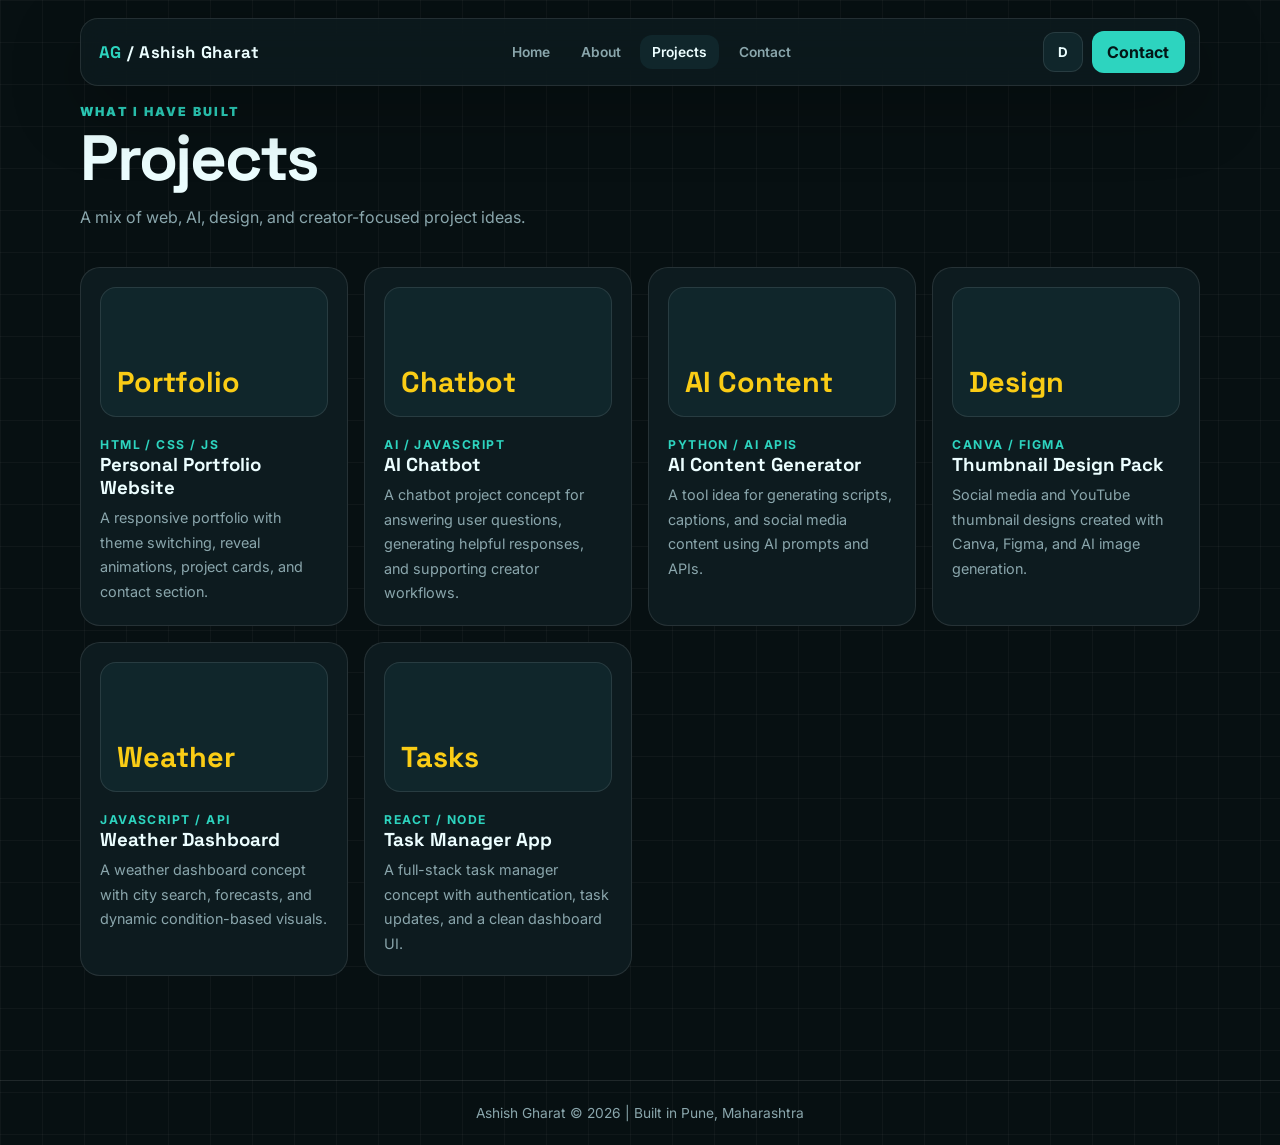
<file: projects.html>
<!DOCTYPE html>
<html lang="en" data-theme="dark">
<head>
  <meta charset="UTF-8" />
  <meta name="viewport" content="width=device-width, initial-scale=1.0" />
  <title>Projects | Ashish Gharat</title>
  <link href="https://fonts.googleapis.com/css2?family=Space+Grotesk:wght@400;500;600;700&family=Inter:wght@400;500;600;700&display=swap" rel="stylesheet" />
  <link rel="stylesheet" href="style.css" />
</head>
<body>
  <nav>
    <a href="index.html" class="logo"><span>AG</span> / Ashish Gharat</a>
    <ul class="nav-links">
      <li><a href="index.html">Home</a></li>
      <li><a href="about.html">About</a></li>
      <li><a class="active-link" href="projects.html">Projects</a></li>
      <li><a href="contact.html">Contact</a></li>
    </ul>
    <div class="nav-actions">
      <button class="icon-btn" id="themeBtn" aria-label="Toggle theme">D</button>
      <a class="primary-small" href="contact.html">Contact</a>
    </div>
  </nav>

  <section id="projects">
    <div class="wrap">
      <div class="section-head">
        <div class="label">What I Have Built</div>
        <h2>Projects</h2>
        <p class="sub">A mix of web, AI, design, and creator-focused project ideas.</p>
      </div>

      <div class="grid">
        <div class="project reveal">
          <div class="project-top"><span>Portfolio</span></div>
          <b>HTML / CSS / JS</b>
          <h3>Personal Portfolio Website</h3>
          <p>A responsive portfolio with theme switching, reveal animations, project cards, and contact section.</p>
        </div>

        <div class="project reveal">
          <div class="project-top"><span>Chatbot</span></div>
          <b>AI / JavaScript</b>
          <h3>AI Chatbot</h3>
          <p>A chatbot project concept for answering user questions, generating helpful responses, and supporting creator workflows.</p>
        </div>

        <div class="project reveal">
          <div class="project-top"><span>AI Content</span></div>
          <b>Python / AI APIs</b>
          <h3>AI Content Generator</h3>
          <p>A tool idea for generating scripts, captions, and social media content using AI prompts and APIs.</p>
        </div>

        <div class="project reveal">
          <div class="project-top"><span>Design</span></div>
          <b>Canva / Figma</b>
          <h3>Thumbnail Design Pack</h3>
          <p>Social media and YouTube thumbnail designs created with Canva, Figma, and AI image generation.</p>
        </div>

        <div class="project reveal">
          <div class="project-top"><span>Weather</span></div>
          <b>JavaScript / API</b>
          <h3>Weather Dashboard</h3>
          <p>A weather dashboard concept with city search, forecasts, and dynamic condition-based visuals.</p>
        </div>

        <div class="project reveal">
          <div class="project-top"><span>Tasks</span></div>
          <b>React / Node</b>
          <h3>Task Manager App</h3>
          <p>A full-stack task manager concept with authentication, task updates, and a clean dashboard UI.</p>
        </div>
      </div>
    </div>
  </section>

  <footer>Ashish Gharat © 2026 | Built in Pune, Maharashtra</footer>
  <script src="script.js"></script>
</body>
</html>
</file>
<file: style.css>
*{margin:0;padding:0;box-sizing:border-box}
:root{
  --bg:#071012;
  --panel:#0d1b1f;
  --panel2:#10262b;
  --text:#ecfeff;
  --muted:#8aa6ac;
  --line:rgba(255,255,255,.1);
  --brand:#2dd4bf;
  --brand2:#facc15;
  --shadow:0 22px 70px rgba(0,0,0,.28);
  --head:'Space Grotesk',sans-serif;
  --body:'Inter',sans-serif;
}
[data-theme="light"]{
  --bg:#f6fbfb;
  --panel:#ffffff;
  --panel2:#e9f5f5;
  --text:#0b171a;
  --muted:#53676c;
  --line:rgba(0,0,0,.1);
  --shadow:0 18px 50px rgba(8,40,44,.12);
}
html{scroll-behavior:smooth}
body{
  min-height:100vh;
  font-family:var(--body);
  background:
    linear-gradient(rgba(255,255,255,.035) 1px,transparent 1px),
    linear-gradient(90deg,rgba(255,255,255,.035) 1px,transparent 1px),
    var(--bg);
  background-size:42px 42px;
  color:var(--text);
  overflow-x:hidden;
}
a{text-decoration:none;color:inherit}
img{max-width:100%;display:block}
nav{
  position:fixed;
  top:18px;
  left:50%;
  transform:translateX(-50%);
  width:min(1120px,92%);
  z-index:99;
  display:flex;
  align-items:center;
  justify-content:space-between;
  gap:1rem;
  background:rgba(13,27,31,.78);
  border:1px solid var(--line);
  border-radius:18px;
  padding:.75rem .9rem .75rem 1.1rem;
  backdrop-filter:blur(18px);
  box-shadow:var(--shadow);
}
[data-theme="light"] nav{background:rgba(255,255,255,.82)}
.logo{font-family:var(--head);font-size:1.05rem;font-weight:700;letter-spacing:.04em}
.logo span{color:var(--brand)}
.nav-links{display:flex;list-style:none;gap:.45rem}
.nav-links a{
  display:block;
  padding:.55rem .75rem;
  border-radius:12px;
  color:var(--muted);
  font-size:.86rem;
  font-weight:600;
}
.nav-links a:hover,.nav-links a.active-link{background:var(--panel2);color:var(--text)}
.nav-actions{display:flex;align-items:center;gap:.55rem}
.icon-btn,.primary-small{
  border:1px solid var(--line);
  background:var(--panel2);
  color:var(--text);
  border-radius:12px;
  cursor:pointer;
  font-family:var(--body);
  font-weight:700;
}
.icon-btn{width:40px;height:40px}
.primary-small{padding:.62rem .9rem;background:var(--brand);color:#031616;border-color:transparent}
section{padding:6.5rem 5%}
.wrap{max-width:1120px;margin:0 auto}
.hero{
  min-height:100vh;
  display:grid;
  place-items:center;
  padding:8rem 0 3rem;
}
.hero-grid{
  width:min(1120px,92%);
  display:grid;
  grid-template-columns:1.1fr .9fr;
  gap:3rem;
  align-items:center;
}
.kicker{
  display:inline-flex;
  align-items:center;
  gap:.55rem;
  color:var(--brand);
  border:1px solid rgba(45,212,191,.25);
  background:rgba(45,212,191,.08);
  border-radius:999px;
  padding:.4rem .8rem;
  font-size:.82rem;
  font-weight:700;
  margin-bottom:1.2rem;
}
.dot{width:8px;height:8px;border-radius:50%;background:#22c55e;box-shadow:0 0 0 6px rgba(34,197,94,.12)}
h1{
  font-family:var(--head);
  font-size:clamp(3.2rem,9vw,7.3rem);
  line-height:.92;
  letter-spacing:-.04em;
  margin-bottom:1.1rem;
}
h1 .accent{color:var(--brand2)}
.hero-text{max-width:620px;color:var(--muted);font-size:1.04rem;line-height:1.85}
.type-line{
  min-height:2rem;
  margin:1rem 0;
  color:var(--text);
  font-weight:800;
  font-size:clamp(1rem,2vw,1.35rem);
}
.cursor{display:inline-block;width:2px;height:1em;background:var(--brand);margin-left:3px;vertical-align:-2px;animation:blink 1s infinite}
@keyframes blink{50%{opacity:0}}
.hero-buttons{display:flex;gap:.8rem;flex-wrap:wrap;margin-top:2rem}
.btn{
  display:inline-flex;
  align-items:center;
  justify-content:center;
  gap:.45rem;
  min-height:46px;
  padding:.75rem 1.15rem;
  border-radius:14px;
  border:1px solid var(--line);
  font-weight:800;
  font-size:.9rem;
  cursor:pointer;
  font-family:var(--body);
}
.btn-main{background:var(--brand);color:#031616;border-color:transparent}
.btn-ghost{background:var(--panel);color:var(--text)}
.photo-card{
  position:relative;
  padding:1rem;
  border:1px solid var(--line);
  border-radius:32px;
  background:linear-gradient(145deg,var(--panel),var(--panel2));
  box-shadow:var(--shadow);
}
.photo-frame{
  aspect-ratio:1;
  border-radius:50%;
  overflow:hidden;
  border:5px solid rgba(45,212,191,.7);
  box-shadow:0 0 0 12px rgba(45,212,191,.08);
}
.photo-frame img{width:100%;height:100%;object-fit:cover}
.mini-stack{
  position:absolute;
  left:-22px;
  bottom:34px;
  background:var(--panel);
  border:1px solid var(--line);
  border-radius:18px;
  padding:.8rem 1rem;
  box-shadow:var(--shadow);
}
.mini-stack strong{display:block;color:var(--brand2);font-size:1.4rem}
.mini-stack span{font-size:.78rem;color:var(--muted);font-weight:700}
.section-head{margin-bottom:2.2rem}
.label{color:var(--brand);font-size:.78rem;font-weight:900;letter-spacing:.18em;text-transform:uppercase;margin-bottom:.45rem}
h2{font-family:var(--head);font-size:clamp(2.1rem,5vw,4rem);letter-spacing:-.035em;line-height:1}
.sub{color:var(--muted);max-width:680px;line-height:1.8;margin-top:.8rem}
.metrics{display:grid;grid-template-columns:repeat(3,1fr);gap:1rem;margin-top:2rem}
.metric{background:var(--panel);border:1px solid var(--line);border-radius:20px;padding:1.3rem}
.metric strong{font-family:var(--head);font-size:2.6rem;color:var(--brand2)}
.metric span{display:block;color:var(--muted);font-size:.86rem;font-weight:700}
.about-grid{display:grid;grid-template-columns:1fr 1fr;gap:2rem}
.panel{background:var(--panel);border:1px solid var(--line);border-radius:24px;padding:1.5rem;box-shadow:var(--shadow)}
.panel p{color:var(--muted);line-height:1.85}
.panel strong{color:var(--text)}
.tags{display:flex;flex-wrap:wrap;gap:.55rem;margin-top:1.2rem}
.tag{padding:.42rem .72rem;border-radius:999px;background:var(--panel2);border:1px solid var(--line);color:var(--text);font-size:.78rem;font-weight:700}
.timeline{display:grid;gap:1rem}
.t-item{border-left:3px solid var(--brand);padding:.15rem 0 .15rem 1rem}
.t-year{color:var(--brand2);font-weight:900;font-size:.82rem;margin-bottom:.2rem}
.t-role{font-weight:900}
.t-sub{color:var(--muted);font-size:.9rem;line-height:1.65;margin-top:.15rem}
.grid{display:grid;grid-template-columns:repeat(auto-fit,minmax(240px,1fr));gap:1rem}
.skill,.project,.cert{background:var(--panel);border:1px solid var(--line);border-radius:20px;padding:1.2rem;transition:.25s}
.skill:hover,.project:hover,.cert:hover{transform:translateY(-4px);border-color:rgba(45,212,191,.42)}
.skill h3,.project h3,.cert h3{font-family:var(--head);margin-bottom:.45rem}
.skill p,.project p,.cert p{color:var(--muted);font-size:.9rem;line-height:1.7}
.skill b,.project b,.cert b{color:var(--brand);font-size:.76rem;letter-spacing:.12em;text-transform:uppercase}
.project-top{height:130px;border-radius:16px;background:var(--panel2);border:1px solid var(--line);display:flex;align-items:end;padding:1rem;margin-bottom:1rem}
.project-top span{font-family:var(--head);font-size:1.8rem;font-weight:900;color:var(--brand2)}
.cert small{display:block;color:var(--brand2);font-weight:800;margin-top:.4rem}
.contact-grid{display:grid;grid-template-columns:.85fr 1.15fr;gap:1rem}
.contact-list{display:grid;gap:.8rem}
.contact-item{background:var(--panel);border:1px solid var(--line);border-radius:18px;padding:1rem}
.contact-item span{display:block;color:var(--muted);font-size:.76rem;font-weight:800;text-transform:uppercase;letter-spacing:.13em}
.contact-item b{display:block;margin-top:.2rem;word-break:break-word}
form{display:grid;gap:.85rem}
input,textarea{
  width:100%;
  background:var(--panel);
  border:1px solid var(--line);
  color:var(--text);
  border-radius:16px;
  padding:.9rem 1rem;
  font-family:var(--body);
  outline:none;
}
input:focus,textarea:focus{border-color:var(--brand)}
.socials{display:flex;gap:.7rem;margin-top:1rem}
.socials a{display:grid;place-items:center;width:44px;height:44px;border-radius:14px;border:1px solid var(--line);background:var(--panel);color:var(--text);font-weight:900}
footer{border-top:1px solid var(--line);color:var(--muted);padding:1.5rem 5%;text-align:center;font-size:.86rem}
.reveal{opacity:0;transform:translateY(22px);transition:.6s}
.reveal.show{opacity:1;transform:translateY(0)}
@media(max-width:900px){
  nav{top:10px}
  .nav-links{display:none}
  .hero-grid,.about-grid,.contact-grid{grid-template-columns:1fr}
  .hero{padding-top:7.5rem}
  .photo-card{max-width:390px;margin:auto}
  .mini-stack{left:10px;bottom:20px}
  .metrics{grid-template-columns:1fr}
}
</file>
